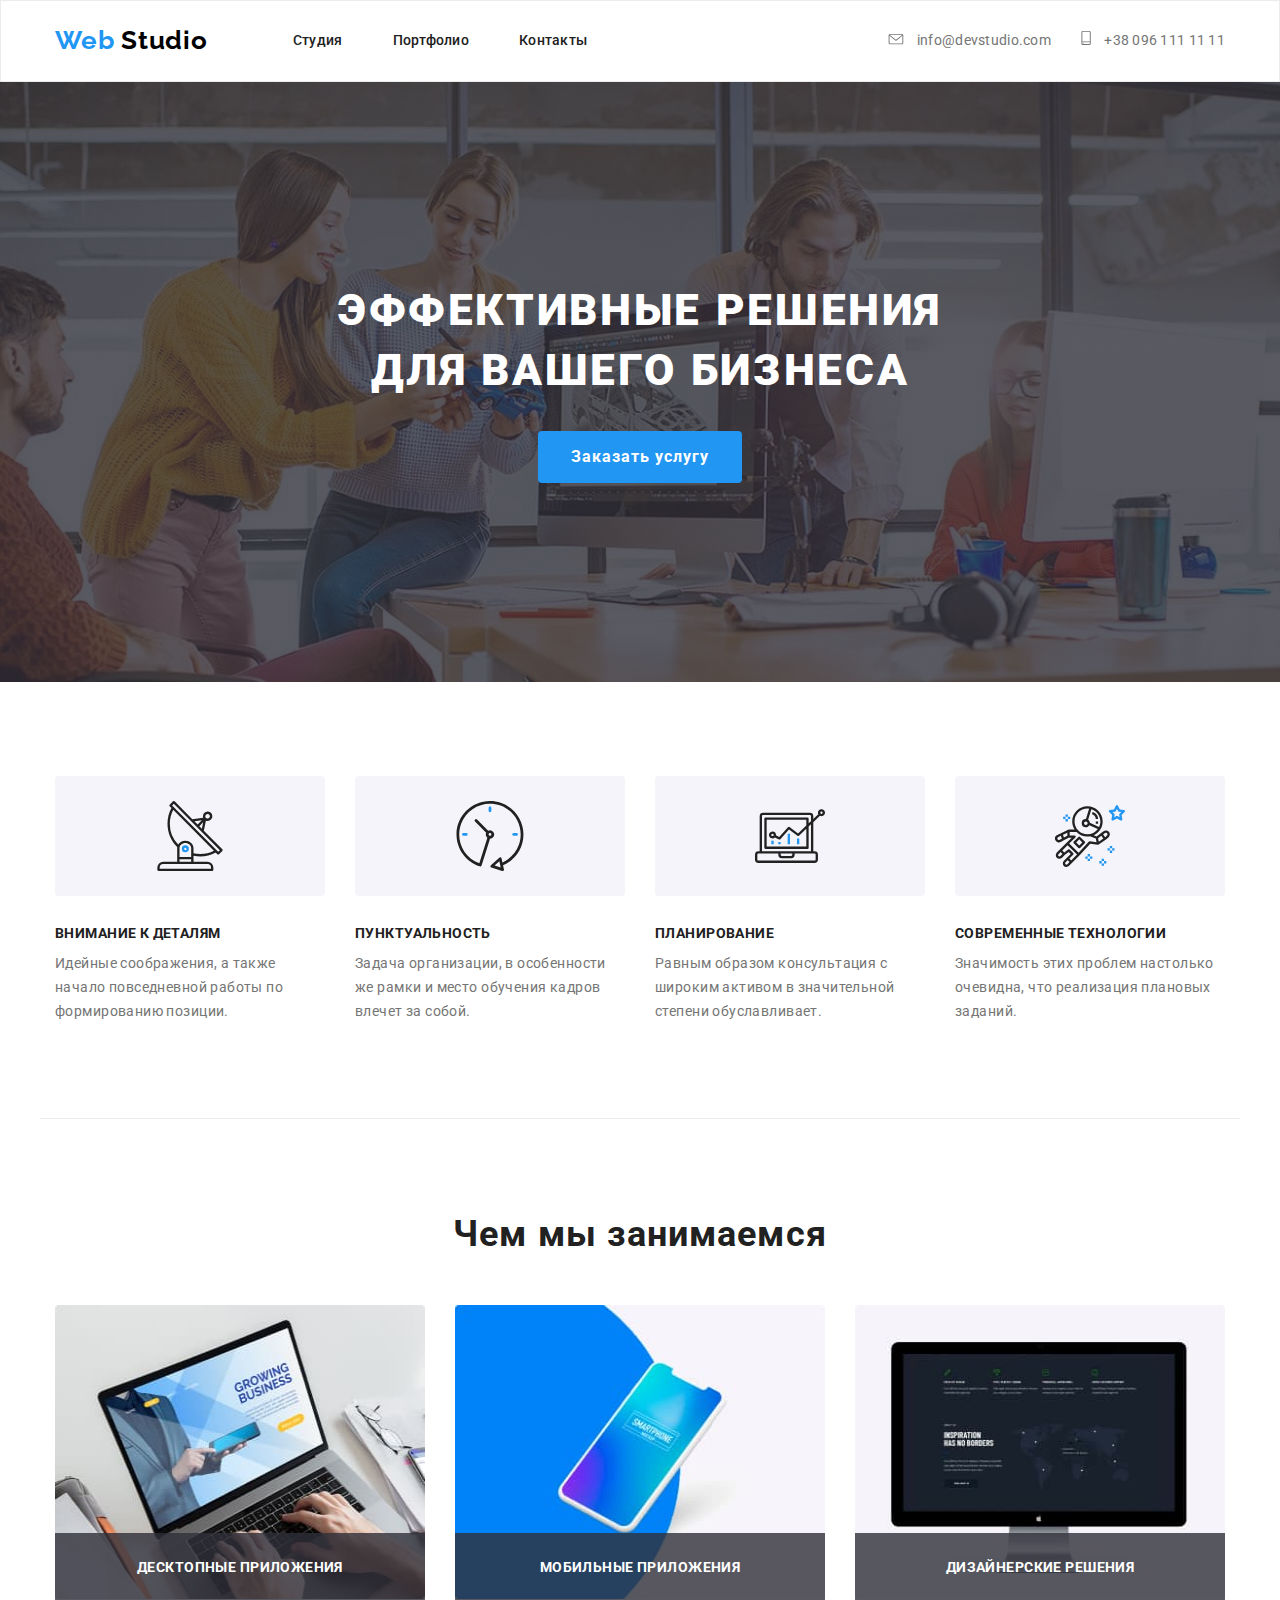
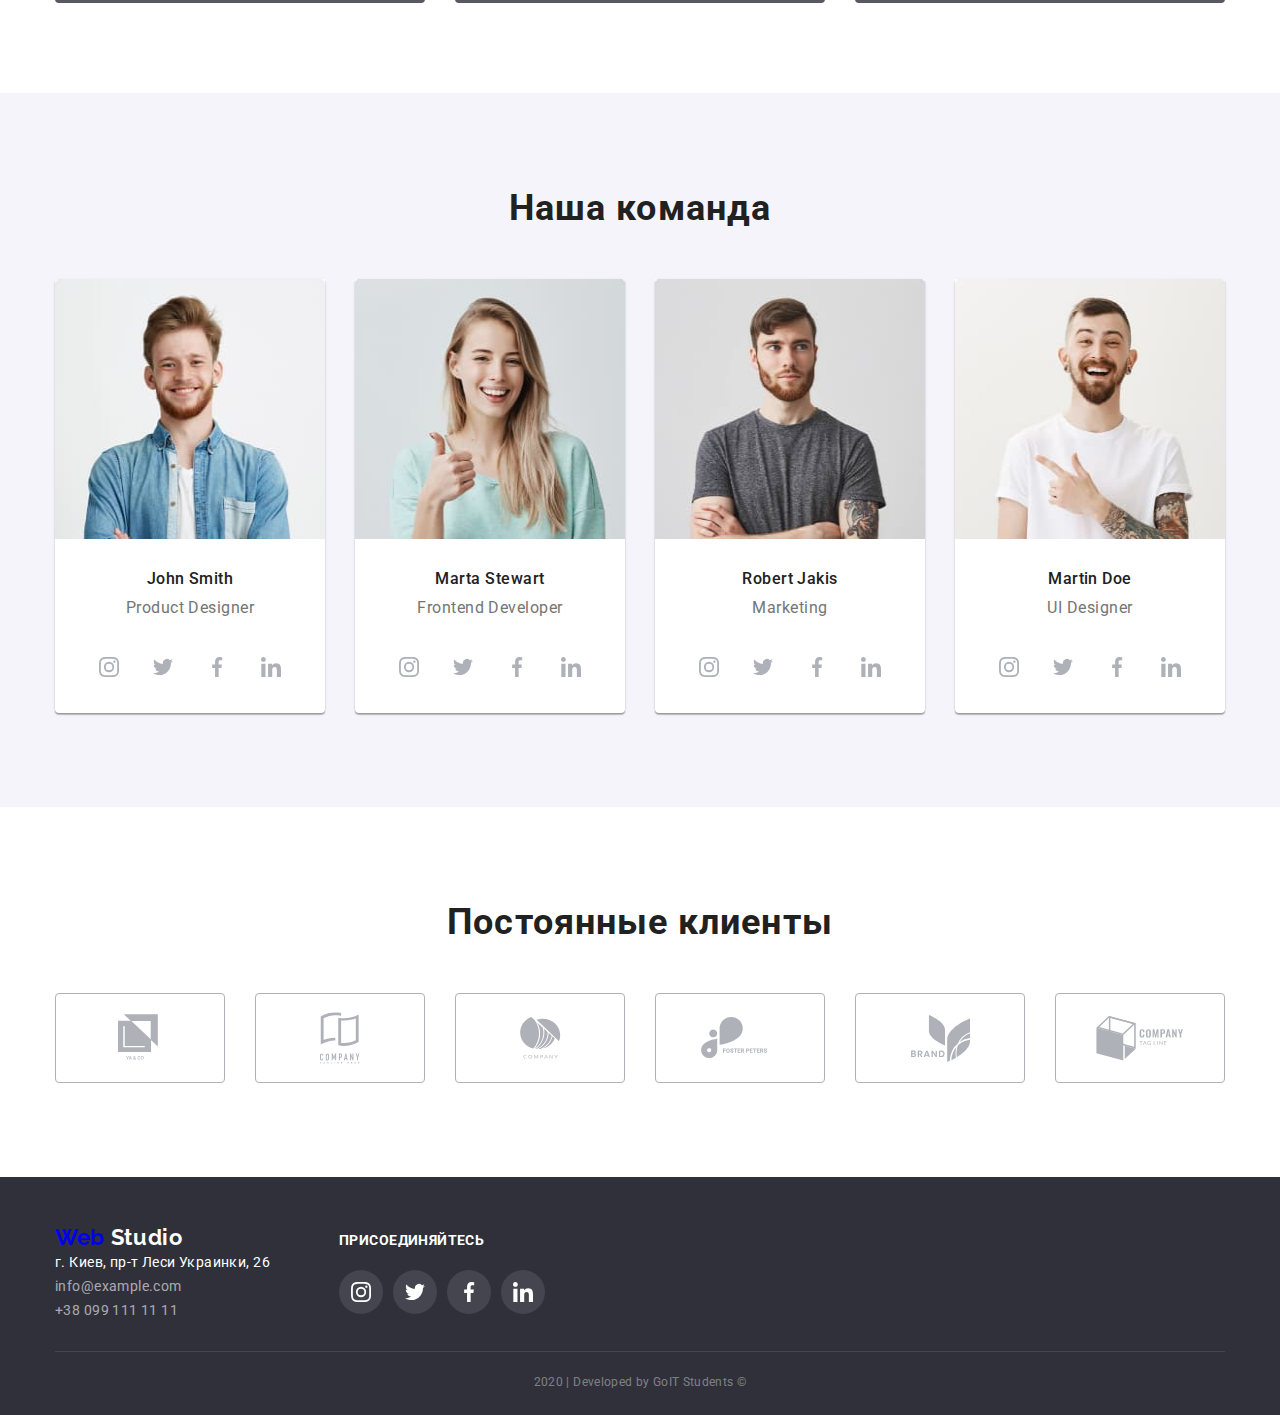
<file: index.html>
<!DOCTYPE html>
<html lang="ru">
    <head>
        <meta charset="UTF-8"/>
        <meta name="viewport" content="width=device-width, initial-scale=1.0"/>
        <title lang="en">Web Studio</title>
        <link href="https://fonts.googleapis.com/css2?family=Raleway:wght@700&family=Roboto:wght@400;500;700;900&display=swap" rel="stylesheet"/>
        <link rel="stylesheet" href="https://cdnjs.cloudflare.com/ajax/libs/modern-normalize/0.6.0/modern-normalize.min.css"/>
        <link rel="stylesheet" href="./css/styles.css"/>
    </head>
    <body>
    <!-- Шапка сайта -->
        <header class="page-header">
        <!-- Главная навигация -->
        <div class="container header-menu">
            <nav>
                <a href="./index.html" lang="en" class="studio-logo">Web <span class="logo">Studio</span></a>
                <!-- Навигация на другие страницы -->
                <ul class="nav-bar">
                    <li><a href="./index.html" class="link">Студия</a></li>
                    <li><a href="./portfolio.html" target="_blank" class="link">Портфолио</a></li>
                    <li><a href="./contacts.html" target="_blank" class="link">Контакты</a></li>
                </ul>
                </nav>
                <ul class="contacts">
                    <li>
                        <a href="mailto:info@devstudio.com" class="studio-contacts">
                            <svg class="icon-envelope"><use href="./images/sprite.svg#icon-envelope"></use></svg>
                            info@devstudio.com</a>
                    </li>
                    <li>
                        <a href="tel:+380961111111" class="studio-contacts">
                            <svg class="icon-smartphone"><use href="./images/sprite.svg#icon-smartphone"></use></svg>
                            +38 096 111 11 11</a>
                    </li>
                </ul>
        </div>
        </header>

    <!-- Основной контент веб-студии -->
        <main>
        <!-- Основной баннер -->
            <section>
                <div class="banner">
                <div class="banner-text-box"><h1 class="banner-text">Эффективные решения для вашего бизнеса</h1></div>
                <a href="./contacts.html" target="_blank" class="button">Заказать услугу</a>
                </div>
            </section>

        <!-- Наши преимущества -->
            <section class="our-benefits">
                <div class="box">
                    <div class="container">
                        <h2 class="visually-hidden">Наши преимущества</h2>
                        <ul class="benefits-list">
                            <li>
                                <div class="bnf-icon"><svg width="70" height="70"><use href="./images/sprite.svg#icon-antenna"></use></svg></div>
                                <h3 class="title">Внимание к деталям</h3>
                                <p>Идейные соображения, а также начало повседневной работы по формированию позиции.</p>
                            </li>
                            <li>
                                <div class="bnf-icon"><svg width="70" height="70"><use href="./images/sprite.svg#icon-clock"></use></svg></div>
                                <h3 class="title">Пунктуальность</h3>
                                <p>Задача организации, в особенности же рамки и место обучения кадров влечет за собой.</p>
                            </li>
                            <li>
                                <div class="bnf-icon"><svg width="70" height="70"><use href="./images/sprite.svg#icon-diagram"></use></svg></div>
                                <h3 class="title">Планирование</h3>
                                <p>Равным образом консультация с широким активом в значительной степени обуславливает.</p>
                            </li>
                            <li>
                                <div class="bnf-icon"><svg width="70" height="70"><use href="./images/sprite.svg#icon-astronaut"></use></svg></div>
                                <h3 class="title">Современные технологии</h3>
                                <p>Значимость этих проблем настолько очевидна, что реализация плановых заданий.</p>
                            </li>
                        </ul>
                    </div>
                </div>
            </section>

        <!-- Область разработки -->
            <section class="section">
                <div class="container">
                <h2 class="projects-title">Чем мы занимаемся</h2>
                <ul class="categories">
                    <li class="target">
                        <img src="./images/our-projects/desktop.jpg" alt="Открытый ноутбук" width="370" height="294"/>
                        <h3 class="project">Десктопные приложения</h3>
                    </li>
                    <li class="target">
                    <img
                        src="./images/our-projects/mobile.jpg"
                        alt="Мобильный телефон"
                        width="370"
                        height="294"
                    />
                    <h3 class="project">Мобильные приложения</h3>
                    </li>
                    <li class="target">
                    <img
                        src="./images/our-projects/design.jpg"
                        alt="Дисплей с примером дизайна"
                        width="370"
                        height="294"
                    />
                    <h3 class="project">Дизайнерские решения</h3>
                    </li>
                </ul>
                </div>
            </section>

        <!-- Сотрудники -->
            <section class="team section">
                <div class="container">
                    <h2 class="team-title">Наша команда</h2>
                    <ul lang="en" class="team-list">
                        <li class="employee-card">
                            <img src="./images/employee/john-smith.jpg" alt="John Smith" width="270" height="260"/>
                            <h3 class="employee-name">John Smith</h3>
                            <p class="employee-position">Product Designer</p>
                            <ul class="social-links-list">
                                <li class="icon">
                                    <a href="http://www.instagram.com" target="_blank" rel="noreferrer noopener" aria-label="Instagram link">
                                        <svg width="20" height="20"><use href="./images/sprite.svg#icon-instagram"></use></svg>
                                    </a>
                                </li>
                                <li class="icon">
                                    <a href="http://www.twitter.com" target="_blank" rel="noreferrer noopener" aria-label="Twitter link">
                                        <svg width="20" height="20"><use href="./images/sprite.svg#icon-twitter"></use></svg>
                                    </a>
                                </li>
                                <li class="icon">
                                    <a href="http://www.facebook.com" target="_blank" rel="noreferrer noopener" aria-label="Facebook link">
                                        <svg width="20" height="20"><use href="./images/sprite.svg#icon-facebook"></use></svg> 
                                    </a>
                                </li>
                                <li class="icon">
                                    <a href="http://www.linkedin.com" target="_blank" rel="noreferrer noopener" aria-label="LinkedIn link">
                                        <svg width="20" height="20"><use href="./images/sprite.svg#icon-linkedin"></use></svg>
                                    </a>
                                </li>
                            </ul>
                        </li>
                        <li class="employee-card">
                            <img src="./images/employee/marta-stewart.jpg" alt="Marta Stewart" width="270" height="260"/>
                            <h3 class="employee-name">Marta Stewart</h3>
                            <p class="employee-position">Frontend Developer</p>
                            <ul class="social-links-list">
                                <li class="icon">
                                    <a href="http://www.instagram.com" target="_blank" rel="noreferrer noopener" aria-label="Instagram link">
                                        <svg width="20" height="20"><use href="./images/sprite.svg#icon-instagram"></use></svg>
                                    </a>
                                </li>
                                <li class="icon">
                                    <a href="http://www.twitter.com" target="_blank" rel="noreferrer noopener" aria-label="Twitter link">
                                        <svg width="20" height="20"><use href="./images/sprite.svg#icon-twitter"></use></svg>
                                    </a>
                                </li>
                                <li class="icon">
                                    <a href="http://www.facebook.com" target="_blank" rel="noreferrer noopener" aria-label="Facebook link">
                                        <svg width="20" height="20"><use href="./images/sprite.svg#icon-facebook"></use></svg> 
                                    </a>
                                </li>
                                <li class="icon">
                                    <a href="http://www.linkedin.com" target="_blank" rel="noreferrer noopener" aria-label="LinkedIn link">
                                        <svg width="20" height="20"><use href="./images/sprite.svg#icon-linkedin"></use></svg>
                                    </a>
                                </li>
                            </ul>
                        </li>
                        <li class="employee-card">
                            <img src="./images/employee/robert-jakis.jpg" alt="Robert Jakis" width="270" height="260"/>
                            <h3 class="employee-name">Robert Jakis</h3>
                            <p class="employee-position">Marketing</p>
                            <ul class="social-links-list">
                                <li class="icon">
                                    <a href="http://www.instagram.com" target="_blank" rel="noreferrer noopener" aria-label="Instagram link">
                                        <svg width="20" height="20"><use href="./images/sprite.svg#icon-instagram"></use></svg>
                                    </a>
                                </li>
                                <li class="icon">
                                    <a href="http://www.twitter.com" target="_blank" rel="noreferrer noopener" aria-label="Twitter link">
                                        <svg width="20" height="20"><use href="./images/sprite.svg#icon-twitter"></use></svg>
                                    </a>
                                </li>
                                <li class="icon">
                                    <a href="http://www.facebook.com" target="_blank" rel="noreferrer noopener" aria-label="Facebook link">
                                        <svg width="20" height="20"><use href="./images/sprite.svg#icon-facebook"></use></svg> 
                                    </a>
                                </li>
                                <li class="icon">
                                    <a href="http://www.linkedin.com" target="_blank" rel="noreferrer noopener" aria-label="LinkedIn link">
                                        <svg width="20" height="20"><use href="./images/sprite.svg#icon-linkedin"></use></svg>
                                    </a>
                                </li>
                            </ul>
                        </li>

                        <li class="employee-card">
                            <img src="./images/employee/martin-doe.jpg" alt="Martin Doe" width="270" height="260"/>
                            <h3 class="employee-name">Martin Doe</h3>
                            <p class="employee-position">UI Designer</p>
                            <ul class="social-links-list">
                                <li class="icon">
                                    <a href="http://www.instagram.com" target="_blank" rel="noreferrer noopener" aria-label="Instagram link">
                                        <svg width="20" height="20"><use href="./images/sprite.svg#icon-instagram"></use></svg>
                                    </a>
                                </li>
                                <li class="icon">
                                    <a href="http://www.twitter.com" target="_blank" rel="noreferrer noopener" aria-label="Twitter link">
                                        <svg width="20" height="20"><use href="./images/sprite.svg#icon-twitter"></use></svg>
                                    </a>
                                </li>
                                <li class="icon">
                                    <a href="http://www.facebook.com" target="_blank" rel="noreferrer noopener" aria-label="Facebook link">
                                        <svg width="20" height="20"><use href="./images/sprite.svg#icon-facebook"></use></svg> 
                                    </a>
                                </li>
                                <li class="icon">
                                    <a href="http://www.linkedin.com" target="_blank" rel="noreferrer noopener" aria-label="LinkedIn link">
                                        <svg width="20" height="20"><use href="./images/sprite.svg#icon-linkedin"></use></svg>
                                    </a>
                                </li>
                            </ul>
                        </li>
                    </ul>
                </div>
            </section>

        <!-- Клиенты -->
            <section class="section">
                <div class="container">
                <h2 class="clients-title">Постоянные клиенты</h2>
                <ul class="clients-list">
                    <li>
                        <a href="" class="client-icon">
                        <svg width="44" height="49"><use href="./images/sprite.svg#icon-logo-1"></use></svg> 
                        </a>
                    </li>
                    <li>
                        <a href="" class="client-icon">
                            <svg width="40" height="52"><use href="./images/sprite.svg#icon-logo-2"></use></svg>                     
                        </a>
                    </li>
                    <li>
                        <a href="" class="client-icon">
                            <svg width="41" height="42"><use href="./images/sprite.svg#icon-logo-3"></use></svg>                       
                        </a>
                    </li>
                    <li>
                        <a href="" class="client-icon">
                            <svg width="79" height="42"><use href="./images/sprite.svg#icon-logo-4"></use></svg>
                        </a>
                    </li>
                    <li>
                        <a href="" class="client-icon">
                            <svg width="59" height="47"><use href="./images/sprite.svg#icon-logo-5"></use></svg>
                        </a>
                    </li>
                    <li>
                        <a href="" class="client-icon">
                            <svg width="88" height="45"><use href="./images/sprite.svg#icon-logo-6"></use></svg>
                        </a>
                    </li>
                </ul>
                </div>
            </section>
        </main>
    <!-- Подвал сайта -->
        <footer class="page-footer">
            <div class="container">
                <div class="footer-box">
                <div class="location">
                    <a href="./index.html" lang="en" class="studio-logo-footer">Web <span class="footer-logo">Studio</span></a>
                    <a href="" class="map-link">г. Киев, пр-т Леси Украинки, 26</a>
                    <address>
                    <a href="mailto:info@example.com" class="footer-contacts">info@example.com</a><br/>
                    <a href="tel:+380991111111" class="footer-contacts">+38 099 111 11 11</a>
                    </address>
                </div>
                <div class="community">
                    <b class="join-us">Присоединяйтесь</b>
                    <ul class="community-footer">
                        <li class="icon icon-footer">
                            <a href="http://www.instagram.com" target="_blank" rel="noreferrer noopener" aria-label="Instagram link">
                                <svg width="20" height="20"><use href="./images/sprite.svg#icon-instagram"></use></svg>
                            </a>
                        </li>
                        <li class="icon icon-footer">
                            <a href="http://www.twitter.com" target="_blank" rel="noreferrer noopener" aria-label="Twitter link">
                                <svg width="20" height="20"><use href="./images/sprite.svg#icon-twitter"></use></svg>
                            </a>
                        </li>
                        <li class="icon icon-footer">
                            <a href="http://www.facebook.com" target="_blank" rel="noreferrer noopener" aria-label="Facebook link">
                                <svg width="20" height="20"><use href="./images/sprite.svg#icon-facebook"></use></svg> 
                            </a>
                        </li>
                        <li class="icon icon-footer">
                            <a href="http://www.linkedin.com" target="_blank" rel="noreferrer noopener" aria-label="LinkedIn link">
                                <svg width="20" height="20"><use href="./images/sprite.svg#icon-linkedin"></use></svg>
                            </a>
                        </li>
                    </ul>
                </div>
                </div>
                <p class="copyright">2020 | Developed by GoIT Students &copy;</p>
            </div>
        </footer>
    </body>
</html>
</file>
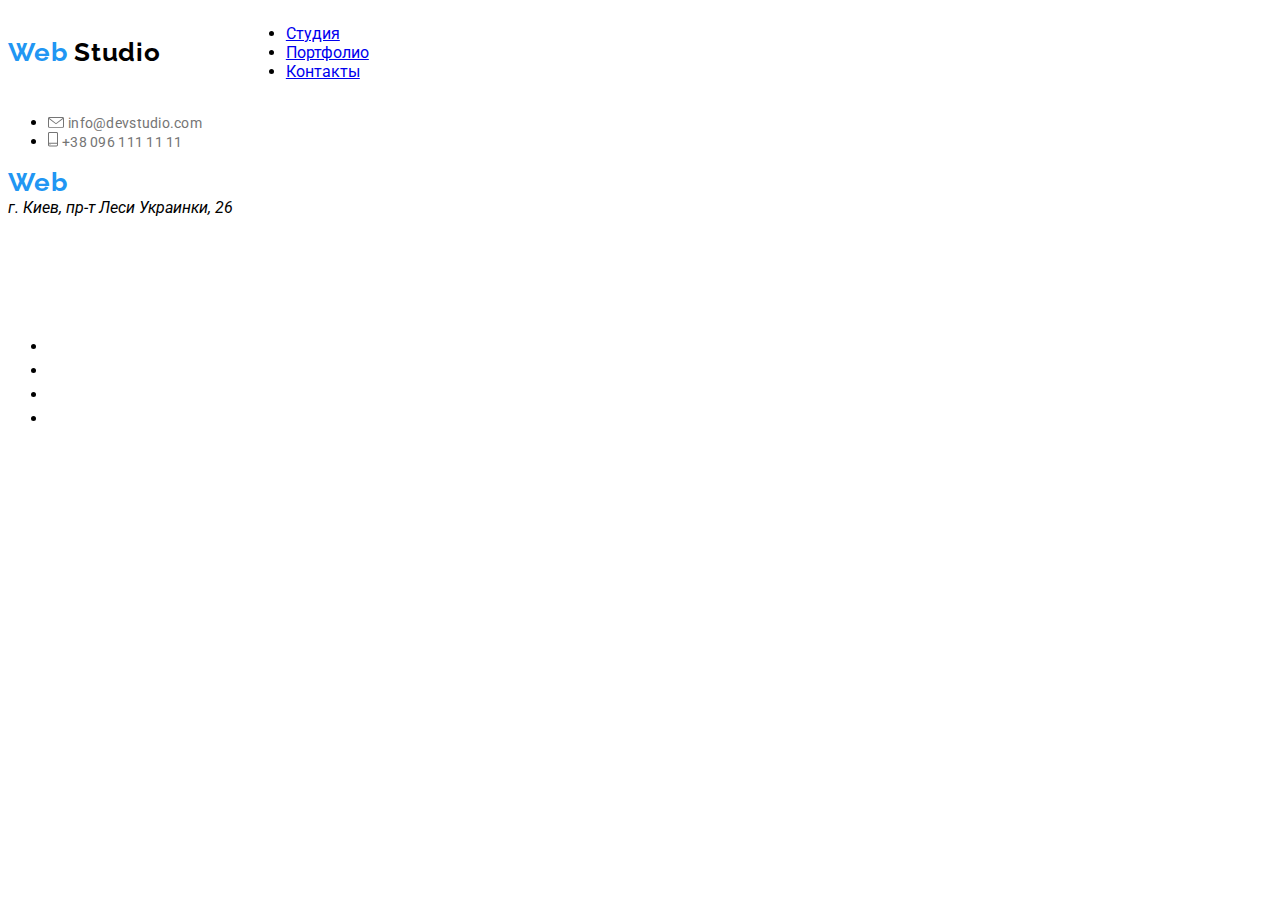
<file: contacts.html>
<!DOCTYPE html>
<html lang="ru">
<head>
    <meta charset="UTF-8">
    <meta name="viewport" content="width=device-width, initial-scale=1.0">
    <title>Контакты</title>
    <link rel="stylesheet" href="./css/styles.css">
    <link href="https://fonts.googleapis.com/css2?family=Roboto:wght@500&display=swap" rel="stylesheet">
    <link href="https://fonts.googleapis.com/css2?family=Raleway:wght@500&family=Roboto:wght@500&display=swap" rel="stylesheet">
</head>
<body>
    <!-- Шапка сайта -->
    <header>
        <!-- Главная навигация -->
        <nav>
            <a href="./index.html" lang="en" class="studio-logo">Web <span class="logo">Studio</span></a>
            <!-- Навигация на другие страницы -->
            <ul>
                <li><a href="./index.html" target="_blank" class="nav-link">Студия</a></li>
                <li><a href="./portfolio.html" target="_blank" class="nav-link">Портфолио</a></li>
                <li><a href="./contacts.html" class="nav-link">Контакты</a></li>
            </ul>
        </nav>

        <ul>
            <li>
                <svg width="16" height="11" viewBox="0 0 16 11" fill="none" xmlns="http://www.w3.org/2000/svg">
                <path d="M14.5 0H1.50001C0.672854 0 0 0.608544 0 1.35664V9.49644C0 10.2445 0.672854 10.8531 1.50001 10.8531H14.5C15.3271 10.8531 16 10.2445 16 9.49644V1.35664C16 0.608544 15.3271 0 14.5 0ZM14.5 0.904418C14.5679 0.904418 14.6325 0.917165 14.6916 0.939428L8 6.18479L1.30833 0.939428C1.36742 0.917196 1.43204 0.904418 1.49998 0.904418H14.5ZM14.5 9.94863H1.50001C1.22414 9.94863 0.999996 9.74594 0.999996 9.49641V1.89496L7.67236 7.12497C7.76661 7.1987 7.8833 7.23538 8 7.23538C8.1167 7.23538 8.23339 7.19874 8.32764 7.12497L15 1.89496V9.49644C15 9.74594 14.7759 9.94863 14.5 9.94863Z" fill="#757575"/>
                </svg>
                <a href="mailto:info@devstudio.com" class="studio-contacts">info@devstudio.com</a>
            </li>
            <li>
                <svg width="10" height="15" viewBox="0 0 10 15" fill="none" xmlns="http://www.w3.org/2000/svg">
                    <path d="M8.5 0H1.5C0.672848 0 0 0.60854 0 1.35663V13.1141C0 13.8622 0.672848 14.4708 1.5 14.4708H8.5C9.32715 14.4708 10 13.8622 10 13.1141V1.35663C10 0.60854 9.32715 0 8.5 0ZM1.5 0.904423H8.5C8.77588 0.904423 9 1.10712 9 1.35663V10.8531H1V1.35663C1 1.10712 1.22412 0.904423 1.5 0.904423ZM8.5 13.5663H1.5C1.22412 13.5663 1 13.3636 1 13.1141V11.7575H9V13.1141C9 13.3636 8.77588 13.5663 8.5 13.5663Z" fill="#757575"/>
                    <path d="M2.35355 12.3422C2.54882 12.5188 2.54882 12.8051 2.35355 12.9817C2.15828 13.1583 1.84172 13.1583 1.64645 12.9817C1.45118 12.8051 1.45118 12.5188 1.64645 12.3422C1.84172 12.1656 2.15828 12.1656 2.35355 12.3422Z" fill="#757575"/>
                </svg>                   
                <a href="tel:+380961111111" class="studio-contacts">+38 096 111 11 11</a>
            </li>
        </ul>
    </header>
    <!-- Основные контакты веб-студии -->
   
    <!-- Подвал сайта -->
    <footer>
        <a href="./index.html" lang="en" class="studio-logo">Web <span class="footer-logo">Studio</span></a>
        <address>
            г. Киев, пр-т Леси Украинки, 26
        </address>
        <address>
            <a href="mailto:info@example.com" class="footer-contacts">info@example.com</a><br>
            <a href="tel:+380991111111" class="footer-contacts">+38 099 111 11 11</a>
          </address>
        <p class="join-us">Присоединяйтесь</p>           
        <ul>
            <li>
                <a href="http://www.instagram.com" target="_blank" rel="noreferrer noopener" aria-label="Instagram link">
                    <svg width="20" height="20" viewBox="0 0 20 20" fill="none" xmlns="http://www.w3.org/2000/svg">
                        <path d="M19.9804 5.88005C19.9336 4.81738 19.7617 4.0868 19.5156 3.45374C19.2616 2.78176 18.8709 2.18014 18.359 1.68002C17.8589 1.1721 17.2533 0.777435 16.5891 0.527447C15.9524 0.281274 15.2256 0.109427 14.163 0.0625732C13.0924 0.0117516 12.7525 0 10.0371 0C7.32173 0 6.98185 0.0117516 5.91521 0.0586052C4.85253 0.105459 4.12195 0.277459 3.48904 0.523479C2.81692 0.777435 2.2153 1.16814 1.71517 1.68002C1.20726 2.18014 0.812743 2.78573 0.562603 3.44992C0.31643 4.0868 0.144583 4.81341 0.0977294 5.87609C0.0469078 6.9467 0.0351562 7.28658 0.0351562 10.002C0.0351562 12.7173 0.0469078 13.0572 0.0937614 14.1239C0.140615 15.1865 0.312615 15.9171 0.558787 16.5502C0.812743 17.2221 1.20726 17.8238 1.71517 18.3239C2.2153 18.8318 2.82088 19.2265 3.48508 19.4765C4.12195 19.7226 4.84856 19.8945 5.91139 19.9413C6.97788 19.9883 7.31791 19.9999 10.0333 19.9999C12.7487 19.9999 13.0885 19.9883 14.1552 19.9413C15.2179 19.8945 15.9484 19.7226 16.5813 19.4765C17.9254 18.9568 18.9881 17.8941 19.5078 16.5502C19.7538 15.9133 19.9258 15.1865 19.9727 14.1239C20.0195 13.0572 20.0313 12.7173 20.0313 10.002C20.0313 7.28658 20.0273 6.9467 19.9804 5.88005ZM18.1794 14.0457C18.1364 15.0225 17.9723 15.5499 17.8356 15.9015C17.4995 16.7728 16.808 17.4643 15.9367 17.8004C15.5851 17.9372 15.0538 18.1012 14.0809 18.1441C13.026 18.1911 12.7096 18.2027 10.0411 18.2027C7.37255 18.2027 7.05221 18.1911 6.00113 18.1441C5.02438 18.1012 4.49693 17.9372 4.1453 17.8004C3.71171 17.6402 3.31704 17.3862 2.9967 17.0541C2.6646 16.7298 2.41065 16.3391 2.2504 15.9055C2.11365 15.5539 1.94959 15.0225 1.90671 14.0497C1.8597 12.9948 1.8481 12.6783 1.8481 10.0097C1.8481 7.34122 1.8597 7.02087 1.90671 5.96995C1.94959 4.99319 2.11365 4.46575 2.2504 4.11412C2.41065 3.68038 2.6646 3.28586 3.00067 2.96536C3.32483 2.63327 3.71553 2.37931 4.14927 2.21921C4.5009 2.08247 5.03231 1.9184 6.0051 1.87537C7.05999 1.82851 7.37652 1.81676 10.0449 1.81676C12.7174 1.81676 13.0337 1.82851 14.0848 1.87537C15.0616 1.9184 15.589 2.08247 15.9407 2.21921C16.3742 2.37931 16.7689 2.63327 17.0893 2.96536C17.4213 3.28967 17.6753 3.68038 17.8356 4.11412C17.9723 4.46575 18.1364 4.99701 18.1794 5.96995C18.2263 7.02484 18.238 7.34122 18.238 10.0097C18.238 12.6783 18.2263 12.9908 18.1794 14.0457Z" fill="#FFFFFF"/>
                        <path d="M10.0371 4.86414C7.20074 4.86414 4.89941 7.16531 4.89941 10.0019C4.89941 12.8384 7.20074 15.1396 10.0371 15.1396C12.8737 15.1396 15.1749 12.8384 15.1749 10.0019C15.1749 7.16531 12.8737 4.86414 10.0371 4.86414ZM10.0371 13.3346C8.19702 13.3346 6.70442 11.8421 6.70442 10.0019C6.70442 8.16159 8.19702 6.66914 10.0371 6.66914C11.8774 6.66914 13.3698 8.16159 13.3698 10.0019C13.3698 11.8421 11.8774 13.3346 10.0371 13.3346Z" fill="#FFFFFF"/>
                        <path d="M16.5775 4.6611C16.5775 5.32346 16.0404 5.86052 15.3779 5.86052C14.7155 5.86052 14.1785 5.32346 14.1785 4.6611C14.1785 3.99858 14.7155 3.46167 15.3779 3.46167C16.0404 3.46167 16.5775 3.99858 16.5775 4.6611Z" fill="#FFFFFF"/>
                    </svg>
                </a>  
            </li>
            <li>
                <a href="http://www.twitter.com" target="_blank" rel="noreferrer noopener" aria-label="Twitter link">
                    <svg width="20" height="20" viewBox="0 0 20 20" fill="none" xmlns="http://www.w3.org/2000/svg">
                        <path d="M20 3.79875C19.2563 4.125 18.4637 4.34125 17.6375 4.44625C18.4875 3.93875 19.1363 3.14125 19.4412 2.18C18.6488 2.6525 17.7738 2.98625 16.8412 3.1725C16.0887 2.37125 15.0162 1.875 13.8462 1.875C11.5763 1.875 9.74875 3.7175 9.74875 5.97625C9.74875 6.30125 9.77625 6.61375 9.84375 6.91125C6.435 6.745 3.41875 5.11125 1.3925 2.6225C1.03875 3.23625 0.83125 3.93875 0.83125 4.695C0.83125 6.115 1.5625 7.37375 2.6525 8.1025C1.99375 8.09 1.3475 7.89875 0.8 7.5975C0.8 7.61 0.8 7.62625 0.8 7.6425C0.8 9.635 2.22125 11.29 4.085 11.6712C3.75125 11.7625 3.3875 11.8062 3.01 11.8062C2.7475 11.8062 2.4825 11.7913 2.23375 11.7362C2.765 13.36 4.2725 14.5538 6.065 14.5925C4.67 15.6838 2.89875 16.3412 0.98125 16.3412C0.645 16.3412 0.3225 16.3263 0 16.285C1.81625 17.4563 3.96875 18.125 6.29 18.125C13.835 18.125 17.96 11.875 17.96 6.4575C17.96 6.27625 17.9538 6.10125 17.945 5.9275C18.7588 5.35 19.4425 4.62875 20 3.79875Z" fill="#FFFFFF"/>
                    </svg>
                </a>                       
            </li>
            <li>
                <a href="http://www.facebook.com" target="_blank" rel="noreferrer noopener" aria-label="Facebook link">
                    <svg width="20" height="20" viewBox="0 0 20 20" fill="none" xmlns="http://www.w3.org/2000/svg">
                        <path d="M13.3308 3.32083H15.1566V0.140833C14.8416 0.0975 13.7583 0 12.4966 0C9.8641 0 8.06076 1.65583 8.06076 4.69917V7.5H5.15576V11.055H8.06076V20H11.6224V11.0558H14.4099L14.8524 7.50083H11.6216V5.05167C11.6224 4.02417 11.8991 3.32083 13.3308 3.32083Z" fill="#FFFFFF"/>
                    </svg>
                </a>                           
            </li>
            <li>
                <a href="http://www.linkedin.com" target="_blank" rel="noreferrer noopener" aria-label="LinkedIn link">
                    <svg width="20" height="20" viewBox="0 0 20 20" fill="none" xmlns="http://www.w3.org/2000/svg">
                        <path d="M19.9951 20.0001V19.9993H20.0001V12.6643C20.0001 9.07593 19.2276 6.31177 15.0326 6.31177C13.0159 6.31177 11.6626 7.41843 11.1101 8.4676H11.0517V6.64677H7.07422V19.9993H11.2159V13.3876C11.2159 11.6468 11.5459 9.96343 13.7017 9.96343C15.8259 9.96343 15.8576 11.9501 15.8576 13.4993V20.0001H19.9951Z" fill="#FFFFFF"/>
                        <path d="M0.330078 6.64746H4.47675V20H0.330078V6.64746Z" fill="#FFFFFF"/>
                        <path d="M2.40167 0C1.07583 0 0 1.07583 0 2.40167C0 3.7275 1.07583 4.82583 2.40167 4.82583C3.7275 4.82583 4.80333 3.7275 4.80333 2.40167C4.8025 1.07583 3.72667 0 2.40167 0V0Z" fill="#FFFFFF"/>
                    </svg>
                </a>                           
            </li>
        </ul>
        <p class="copyright">2020 | Developed by GoIT Students &copy;</p>

    </footer>
    
</body>
</html>
</file>
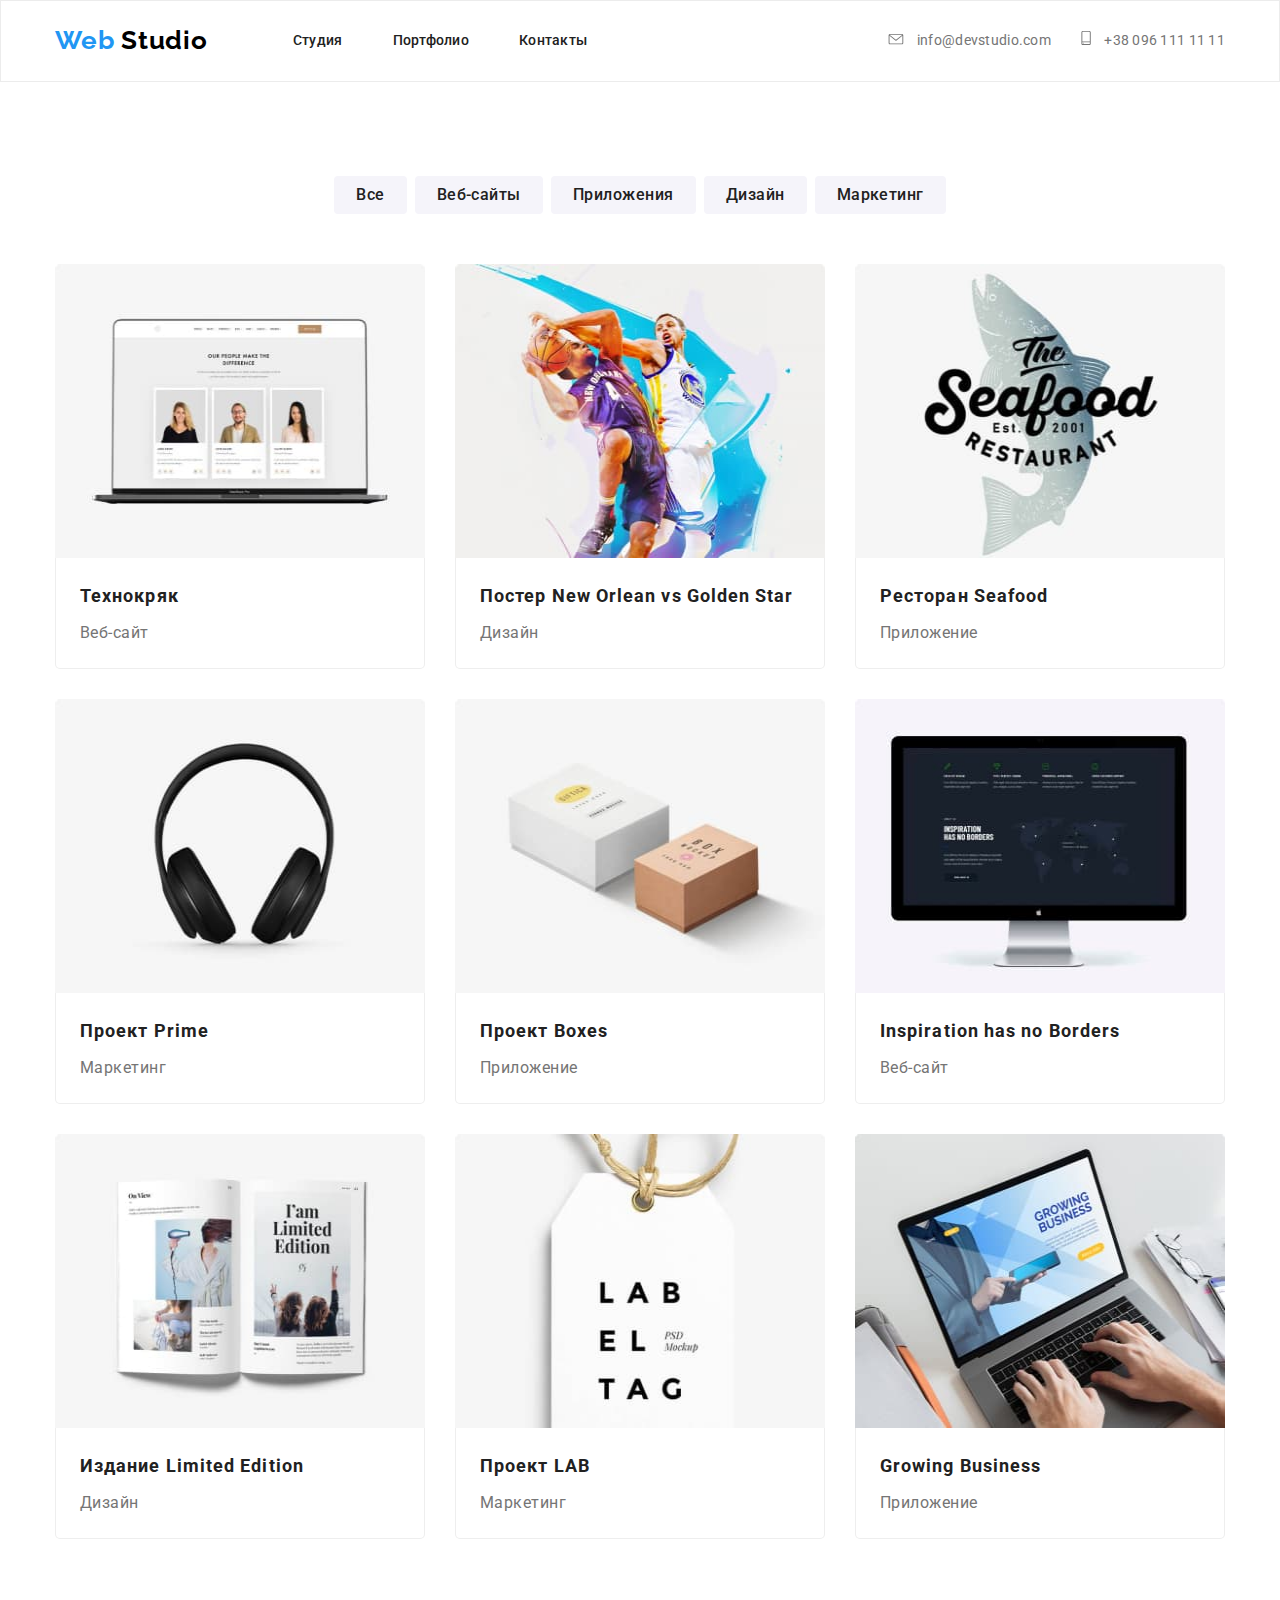
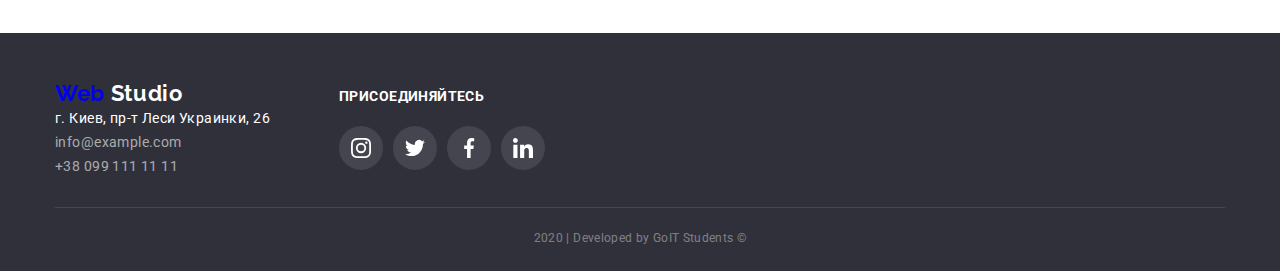
<file: portfolio.html>
<!DOCTYPE html>
<html lang="ru">
<head>
    <meta charset="UTF-8">
    <meta name="viewport" content="width=device-width, initial-scale=1.0">
    <title>Портфолио</title>
    <link href="https://fonts.googleapis.com/css2?family=Raleway:wght@700&family=Roboto:wght@400;500;700;900&display=swap" rel="stylesheet">
    <link rel="stylesheet" href="https://cdnjs.cloudflare.com/ajax/libs/modern-normalize/0.6.0/modern-normalize.min.css"/>
    <link rel="stylesheet" href="./css/styles.css">
</head>
<body>
    <!-- Шапка сайта -->
    <header class="page-header">
        <!-- Главная навигация -->
        <div class="container header-menu">
            <nav>
                <a href="./index.html" lang="en" class="studio-logo">Web <span class="logo">Studio</span></a>
                <!-- Навигация на другие страницы -->
                <ul class="nav-bar">
                    <li><a href="./index.html" class="link">Студия</a></li>
                    <li><a href="./portfolio.html" target="_blank" class="link">Портфолио</a></li>
                    <li><a href="./contacts.html" target="_blank" class="link">Контакты</a></li>
                </ul>
                </nav>
                <ul class="contacts">
                    <li>
                        <a href="mailto:info@devstudio.com" class="studio-contacts">
                            <svg class="icon-envelope"><use href="./images/sprite.svg#icon-envelope"></use></svg>
                            info@devstudio.com</a>
                    </li>
                    <li>
                        <a href="tel:+380961111111" class="studio-contacts">
                            <svg class="icon-smartphone"><use href="./images/sprite.svg#icon-smartphone"></use></svg>
                            +38 096 111 11 11</a>
                    </li>
                </ul>
        </div>
    </header>
    <!-- Основной контент портфолио веб-студии -->
    <!-- Навигация по альбомам -->
    <main>
        <section class="section">
            <div class="container">      
                <h1 class="visually-hidden">Карточки проектов</h1>
                <ul class="filter">
                    <li class="filter-btn"><button type="button" class="nav-portfolio">Все</button></li>
                    <li class="filter-btn"><button type="button" class="nav-portfolio">Веб-сайты</button></li>
                    <li class="filter-btn"><button type="button" class="nav-portfolio">Приложения</button></li>
                    <li class="filter-btn"><button type="button" class="nav-portfolio">Дизайн</button></li>
                    <li class="filter-btn"><button type="button" class="nav-portfolio">Маркетинг</button></li>
                </ul>
            </div>
        <!-- Примеры работ -->
            <div class="container">
                <ul class="work-list">
                    <li class="work-item">
                        <a href="">
                            <img src="./images/portfolio/site.jpg" alt="Оформление сайта" width="370" height="294">
                            <div class="work-description">
                                <h2 class="list-title">Технокряк</h2>
                                <p class="work-type">Веб-сайт</p>
                            </div>
                        </a>
                    </li>
                    <li class="work-item">
                        <a href="">
                            <img src="./images/portfolio/poster.jpg" alt="Постер с баскетболистами" width="370" height="294">
                            <div class="work-description">
                                <h2 class="list-title">Постер New Orlean vs Golden Star</h2>
                                <p class="work-type">Дизайн</p>
                            </div>
                        </a>
                    </li>
                    <li class="work-item">
                        <a href="">
                            <img src="./images/portfolio/seafood.jpg" alt="Лого ресторана" width="370" height="294">
                            <div class="work-description">
                                <h2 class="list-title">Ресторан Seafood</h2>
                                <p class="work-type">Приложение</p>
                            </div>
                        </a>
                    </li>
                    <li class="work-item">
                        <a href="">
                            <img src="./images/portfolio/prime.jpg" alt="Наушники" width="370" height="294">
                            <div class="work-description">
                                <h2 class="list-title">Проект Prime</h2>
                                <p class="work-type">Маркетинг</p>
                            </div>
                        </a>
                    </li>
                    <li class="work-item">
                        <a href="">
                            <img src="./images/portfolio/boxes.jpg" alt="Картонные коробки" width="370" height="294">
                            <div class="work-description">
                                <h2 class="list-title">Проект Boxes</h2>
                                <p class="work-type">Приложение</p>
                            </div>
                        </a>
                    </li>
                    <li class="work-item">
                        <a href="">
                            <img src="./images/portfolio/inspiration.jpg" alt="Монитор" width="370" height="294">
                            <div class="work-description">
                                <h2 lang="en" class="list-title">Inspiration has no Borders</h2>
                                <p class="work-type">Веб-сайт</p>
                            </div>
                        </a>
                    </li>
                    <li class="work-item">
                        <a href="">
                            <img src="./images/portfolio/limited-edition.jpg" alt="Открытый журнал" width="370" height="294">
                            <div class="work-description">
                                <h2 class="list-title">Издание Limited Edition</h2>
                                <p class="work-type">Дизайн</p>
                            </div>
                        </a>
                    </li>
                    <li class="work-item">
                        <a href="">
                            <img src="./images/portfolio/lab.jpg" alt="Бирка для изделия" width="370" height="294">
                            <div class="work-description">
                                <h2 lang="en" class="list-title">Проект LAB</h2>
                                <p class="work-type">Маркетинг</p>
                            </div>
                        </a>
                    </li>
                    <li class="work-item">
                        <a href="">
                            <img src="./images/portfolio/business.jpg" alt="Открытый ноутбук" width="370" height="294">
                            <div class="work-description">
                                <h2 class="list-title">Growing Business</h2>
                                <p class="work-type">Приложение</p>
                            </div>
                        </a>
                    </li>
                </ul>
            </div>
        </section>
    </main>
    <!-- Подвал сайта -->
    <footer class="page-footer">
        <div class="container">
            <div class="footer-box">
            <div class="location">
                <a href="./index.html" lang="en" class="studio-logo-footer">Web <span class="footer-logo">Studio</span></a>
                <a href="" class="map-link">г. Киев, пр-т Леси Украинки, 26</a>
                <address>
                <a href="mailto:info@example.com" class="footer-contacts">info@example.com</a><br/>
                <a href="tel:+380991111111" class="footer-contacts">+38 099 111 11 11</a>
                </address>
            </div>
            <div class="community">
                <b class="join-us">Присоединяйтесь</b>
                <ul class="community-footer">
                    <li class="icon icon-footer">
                        <a href="http://www.instagram.com" target="_blank" rel="noreferrer noopener" aria-label="Instagram link">
                            <svg width="20" height="20"><use href="./images/sprite.svg#icon-instagram"></use></svg>
                        </a>
                    </li>
                    <li class="icon icon-footer">
                        <a href="http://www.twitter.com" target="_blank" rel="noreferrer noopener" aria-label="Twitter link">
                            <svg width="20" height="20"><use href="./images/sprite.svg#icon-twitter"></use></svg>
                        </a>
                    </li>
                    <li class="icon icon-footer">
                        <a href="http://www.facebook.com" target="_blank" rel="noreferrer noopener" aria-label="Facebook link">
                            <svg width="20" height="20"><use href="./images/sprite.svg#icon-facebook"></use></svg> 
                        </a>
                    </li>
                    <li class="icon icon-footer">
                        <a href="http://www.linkedin.com" target="_blank" rel="noreferrer noopener" aria-label="LinkedIn link">
                            <svg width="20" height="20"><use href="./images/sprite.svg#icon-linkedin"></use></svg>
                        </a>
                    </li>
                </ul>
            </div>
            </div>
            <p class="copyright">2020 | Developed by GoIT Students &copy;</p>
        </div>
    </footer>

</body>
</html>
</file>
<file: css/styles.css>
/* Палитра основных цветов лендинга
#757575; #2196F3; #212121; #FFFFFF; color: rgba(255, 255, 255, 0.6); color: rgba(255, 255, 255, 0.4);
#AFB1B8; #F5F4FA; #FFFFFF; #E5E5E5; #F5F4FA; #2F303A;*/

:root {
    --main-accent: #2196f3;
    --primary-page-text: #757575;
    --secondary-page-text: #212121;
    --logo-part-text: #000000;
    --page-hero-text: #ffffff;
    --footer-contacts: rgba(255, 255, 255, 0.6);
    --copyright: rgba(255, 255, 255, 0.4);
    --link-icons: #afb1b8;
    --bnf-icons-bg: #f5f4fa;
    --bnf-icons-1: #212121;
    --bnf-icons-2: #2196f3;
    --primary-bg: #ffffff;
    --fig-caption-bg: rgba(47, 48, 58, 0.8);
    --team-section-bg: #f5f4fa;
    --footer-bg: #2f303a;
    --footer-links-bg: rgba(255, 255, 255, 0.1);
}

/* Шрифты  и главный фон страницы*/
body {
  background-color: var(--primary-bg);

  font-family: 'Roboto', sans-serif;
}

img {
  display: block;
}

.visually-hidden {
  position: absolute;
  width: 1px;
  height: 1px;
  margin: -1px;
  padding: 0;
  overflow: hidden;
  border: 0;
  clip: rect(0 0 0 0);
}

.container {
  margin-left: auto;
  margin-right: auto;
  width: 1200px;
  padding-left: 15px;
  padding-right: 15px;
}

/* Шапка сайта */
.page-header {
  padding-top: 24px;
  padding-bottom: 25px;

  background-color: var(--primary-bg);
  border: 1px solid #ececec;
    
}

.header-menu {
  display: flex;
  align-items: center;
}

/* Логотип веб-студии */
.studio-logo {
  display: inline-block;
  margin-right: 85px;
  color: var(--main-accent);

  font-family: Raleway;
  font-weight: 700;
  font-size: 26px;
  line-height: 1.2;
  letter-spacing: 0.03em;
  text-decoration: none;
}
/* Часть логотипа */
.logo {
  color: var(--logo-part-text);
}

nav {
  display: flex;
  align-items: center;
}

/* Меню навигации */
.nav-bar {
  display: flex;
  margin: 0px;
  padding: 0px;
  list-style-type: none;
}

.nav-bar .link {
  color: var(--secondary-page-text);

  font-weight: 500;
  font-size: 14px;
  line-height: 1.14;
  letter-spacing: 0.02em;
  text-decoration: none;
}

.nav-bar > li {
  margin-right: 50px;
}

.nav-bar > li:last-child {
  margin-right: 0px;
}

.link:hover,
.link:focus {
  color: var(--main-accent);
}

/* Контакты веб-студии */
.contacts {
  display: flex;
  align-items: center;

  margin-top: 0px;
  margin-right: 0px;
  margin-bottom: 0px;
  margin-left: auto;
  padding: 0px;

  list-style-type: none;
}

.contacts > li {
  margin-right: 30px;
}

.contacts > li:last-child {
  margin-right: 0px;
}

.studio-contacts {
  color: var(--primary-page-text);

  font-size: 14px;
  line-height: 1.14;
  letter-spacing: 0.02em;
  text-decoration: none;
}

.studio-contacts:hover,
.studio-contacts:focus {
  color: var(--main-accent);
}

.icon-envelope {
  display: inline-flex;
  justify-content: center;
        
  width: 16px;
  height: 11px;
  margin-right: 10px;
  fill: currentColor;
  cursor: pointer;
}

.icon-smartphone {
  display: inline-flex;
  justify-content: center;
      
  width: 10px;
  height: 14px;
  margin-right: 10px;
  fill: currentColor;
  cursor: pointer;
}

/* Баннер с фоновым рисунком */
.banner {
  display: flex;
  flex-direction: column;
  justify-content: center;
  align-items: center;

  background-image: linear-gradient(to right, rgba(47, 48, 58, 0.8), rgba(47, 48, 58, 0.8)), url(../images/banner-image.jpg);
  background-color: rgba(47, 48, 58, 0.8);
  background-size: cover;
  background-repeat: no-repeat;
  background-position: center;

  max-width: 1600px;
  height: 600px;

  margin-left: auto;
  margin-right: auto;

  text-align: center;
}

.banner-text-box {
  display: inline-block;
  
  width: 696px;
  height: 120px;

  margin-bottom: 30px;
}

.banner-text {
  margin: 0px;
  margin: 0px;
  padding: 0px;

  font-weight: 900;
  font-size: 44px;
  line-height: 1.36;
  letter-spacing: 0.06em;
  text-transform: uppercase;

  color: var(--page-hero-text);
}

/* Кнопка заказа */
.button {
  display: inline-block;
  padding: 10px 32px;
  min-width: 200px;
  border: 1px solid transparent;

  color: var(--page-hero-text);
  background-color: var(--main-accent);

  font-weight: 700;
  font-size: 16px;
  line-height: 1.87;
  letter-spacing: 0.06em;
  text-decoration: none;
  border-radius: 4px;
}

/* Основной контент */
.our-benefits {
  padding-top: 94px;

  color: var(--primary-page-text);

  font-size: 14px;
  line-height: 1.71;
  letter-spacing: 0.03em;
}

/* Наши преимущества */
.benefits-list {
  display: flex;
  justify-items: center;
  margin-top: 0px;
  margin-bottom: 0px;
  padding: 0px;

  list-style-type: none;
}

.bnf-icon {
  display: flex;
  justify-content: center;
  align-items: center;

  width: 270px;
  height: 120px;

  margin-bottom: 30px;
  border-radius: 4px;
    
  background-color:  var(--bnf-icons-bg);
}

.title {
  color: var(--secondary-page-text);
  margin-top: 0px;
  margin-bottom: 10px;

  font-weight: 700;
  font-size: 14px;
  line-height: 1.14;
  letter-spacing: 0.03em;
  text-transform: uppercase;
}

.benefits-list p {
  margin: 0px;
}

.benefits-list > li {
  margin-right: 30px;
}

.benefits-list > li:last-child {
  margin-right: 0px;
}

.box {
  border-bottom: 1px solid #ececec;

  width: 1200px;

  margin-left: auto;
  margin-right: auto;
  padding-bottom: 94px;
}

/* Чем мы занимаемся */
/* Заголовок секции */
.projects-title {
  color: var(--secondary-page-text);

  margin-top: 0px;
  margin-bottom: 50px;

  font-weight: 700;
  font-size: 36px;
  line-height: 1.17;
  letter-spacing: 0.03em;
  text-align: center;
}

.categories {
  display: flex;
  margin-top: 0px;
  margin-bottom: 0px;
  padding: 0px;

  list-style-type: none;
}

.categories > li {
  margin-right: 30px;
}

.categories > li:last-child {
  margin-right: 0px;
}

.target {
  position: static;
}

/* Подписи к проектам */
.project {
  display: inline-block;

  position: absolute;
  top: 1533px;

  margin-top: 0px;
  margin-bottom: 0px;
  padding-top: 27px;
  padding-bottom: 27px;

  min-width: 370px;
  border-bottom-left-radius: 4px;
  border-bottom-right-radius: 4px;

  color: var(--page-hero-text);
  background-color: var(--fig-caption-bg);

  font-weight: 700;
  font-size: 14px;
  line-height: 1.14;
  letter-spacing: 0.03em;
  text-transform: uppercase;
  text-align: center;
}

/* Сотрудники */
.team {
  background-color: var(--team-section-bg);
}

/* Заголовок секции */
.team-title {
  margin-top: 0px;
  margin-bottom: 50px;

  color: var(--secondary-page-text);

  font-weight: bold;
  font-size: 36px;
  line-height: 1.17;
  letter-spacing: 0.03em;
  text-align: center;
}

.team-list {
  display: flex;
  margin-top: 0px;
  margin-bottom: 0px;
  padding: 0px;

  list-style-type: none;
}

.employee-card {
  margin-right: 30px;
  border-radius: 4px;

  text-align: center;

  background-color: var(--primary-bg);
  box-shadow: 0px 2px 1px rgba(0, 0, 0, 0.2), 0px 1px 1px rgba(0, 0, 0, 0.14), 0px 1px 3px rgba(0, 0, 0, 0.12);
}

.employee-card:last-child {
  margin-right: 0px;
}

.employee-card > img {
  margin-bottom: 30px;
}

/* Имя сотрудника */
.employee-name {
  margin-top: 0px;
  margin-bottom: 10px;

  color: var(--secondary-page-text);

  font-weight: 500;
  font-size: 16px;
  line-height: 1.19;
  letter-spacing: 0.03em;
}

/* Должность */
.employee-position {
  margin-top: 0px;
  margin-bottom: 28px;

  color: var(--primary-page-text);

  font-size: 16px;
  line-height: 1.19;
  letter-spacing: 0.03em;
}

.social-links-list {
  display: flex;
  align-items: center;
  justify-content: center;

  margin-top: 0px;
  margin-bottom: 24px;
  padding: 0px;

  list-style-type: none;
}

.icon {
  margin-right: 10px;  
}

.icon:last-child {
  margin-right: 0px;
}

.icon > a {
  display: flex;
  align-items: center;
  justify-content: center;

  width: 44px;
  height: 44px;

  border-radius: 50%;

  fill: var(--link-icons);
}

.icon-footer > a {
  background-color: var(--footer-links-bg);
  fill: var(--page-hero-text);
}

.icon a:hover,
.icon a:focus {
  background-color: var(--main-accent);
  fill: var(--page-hero-text);
}

/* Секция клиентов */
/* Заголовок секции */
.clients-title {
  margin-top: 0px;
  margin-bottom: 50px;

  color: var(--secondary-page-text);

  font-weight: 700;
  font-size: 36px;
  line-height: 1.17;
  letter-spacing: 0.03em;
  text-align: center;
}

.clients-list {
  display: flex;
  margin-top: 0px;
  margin-bottom: 0px;
  padding: 0px;

  list-style-type: none;
}

.clients-list > li {
  font-size: 0px;
  margin-right: 30px;
}

.clients-list > li:last-child {
  margin-right: 0px;
}

.client-icon {
  display: flex;
  align-items: center;
  justify-content: center;
  
  width: 170px;
  height: 90px;

  fill: var(--link-icons);

  border: 1px solid var(--link-icons);
  border-radius: 4px;
}

.client-icon:hover,
.client-icon:focus {
  fill: var(--main-accent);
  border: 1px solid var(--main-accent);
}

/* Подвал сайта */
.page-footer {
  padding-top: 48px;
  padding-bottom: 21px;
  background-color: var(--footer-bg);
}

.footer-box {
  display: flex;
  align-items: baseline;
  margin-bottom: 18px;
  padding-bottom: 28px;
  border-bottom: 1px solid rgba(255, 255, 255, 0.1);
}

.location {
  display: inline-block;
  margin-right: 69px;
}

/* Логотип веб-студии в футере */
.studio-logo-footer {
  display: inline-block;

  font-family: Raleway;
  font-weight: 700;
  font-size: 22px;
  line-height: 1.18;
  letter-spacing: 0.03em;
  text-decoration: none;
}

.studio-logo-footer:visited {
  color: var(--main-accent);
}

.footer-logo {
  color: var(--page-hero-text);
}
/* Адрес веб-студии */
.map-link {
  display: block;

  color: var(--page-hero-text);

  font-style: normal;
  font-size: 14px;
  line-height: 1.71;
  letter-spacing: 0.03em;
  text-decoration: none;
}
/*  Контакты веб-студии в футере*/
.footer-contacts {
  color: var(--footer-contacts);

  font-style: normal;
  font-size: 14px;
  line-height: 1.71;
  letter-spacing: 0.03em;
  text-decoration: none;
}

/* Призыв "присоединяйтесь" */
.join-us {
  display: inline-block;
  margin-bottom: 21px;

  color: var(--page-hero-text);

  font-weight: 700;
  font-size: 14px;
  line-height: 1.14;
  letter-spacing: 0.03em;
  text-transform: uppercase;
}

.community-footer {
  display: flex;
  justify-content: center;

  margin-top: 0px;
  margin-bottom: 0px;
  padding: 0px;

  list-style-type: none;
}

.community-footer > li {
  margin-right: 10px;
}

.community-footer > li:last-child {
  margin-right: 0px;
}

/*Разработчик сайта  */
.copyright {
  margin: 0px;
  padding: 0px;

  color: var(--copyright);

  font-size: 12px;
  line-height: 2;
  text-align: center;
  letter-spacing: 0.03em;
}

/* Страница портфолио */

.section {
  padding-top: 94px;
  padding-bottom: 94px;
}

.filter {
  display: flex;
  justify-content: center;
  margin-top: 0px;
  margin-right: 0px;
  margin-bottom: 50px;
  margin-left: 0px;
  padding: 0px;

  list-style-type: none;
}

.nav-portfolio {
  min-height: 38px;
  padding: 6px 22px;

  border: none;
  border-radius: 4px;

  color: var(--secondary-page-text);
  background-color: var(--bnf-icons-bg);

  font-family: inherit;
  font-weight: 500;
  font-size: 16px;
  line-height: 1.62;
  text-align: center;
  letter-spacing: 0.03em;
}

.filter-btn {
  margin-right: 8px;
}

.filter-btn:last-child {
  margin-right: 0px;
}

.nav-portfolio:hover,
.nav-portfolio:focus {
  color: var(--page-hero-text);
  background-color: var(--main-accent);
  box-shadow: 0px 2px 2px rgba(0, 0, 0, 0.12), 0px 1px 2px rgba(0, 0, 0, 0.08),
    0px 3px 1px rgba(0, 0, 0, 0.1);
}

.work-list {
  display: flex;
  flex-wrap: wrap;
  margin: 0px;
  padding: 0px;
  list-style-type: none;
}

.work-item > a {
  text-decoration: none;
}

.work-item:hover,
.work-item:focus {
  box-shadow: 1px 4px 6px rgba(0, 0, 0, 0.16), 0px 4px 4px rgba(0, 0, 0, 0.06), 0px 1px 1px rgba(0, 0, 0, 0.12);
}

.work-item {
  margin-right: 30px;
  margin-bottom: 30px;
}

.work-item:nth-child(3n) {
  margin-right: 0px;
}

.work-item:nth-last-child(-n + 3) {
  margin-bottom: 0px;
}

.list-title {
  margin-top: 0px;
  margin-bottom: 4px;
  padding: 0px;

  color: var(--secondary-page-text);

  font-weight: 700;
  font-size: 18px;
  line-height: 2;
  letter-spacing: 0.06em;
}

.work-type {
  margin: 0px;
  padding: 0px;

  color: var(--primary-page-text);

  font-size: 16px;
  line-height: 1.87;
  letter-spacing: 0.03em;
}

.work-description {
  padding: 20px 24px;
  border: 1px solid #eeeeee;
  border-top: transparent;
  border-bottom-left-radius: 5px;
  border-bottom-right-radius: 5px;

  background: var(--primary-bg);
}
</file>
